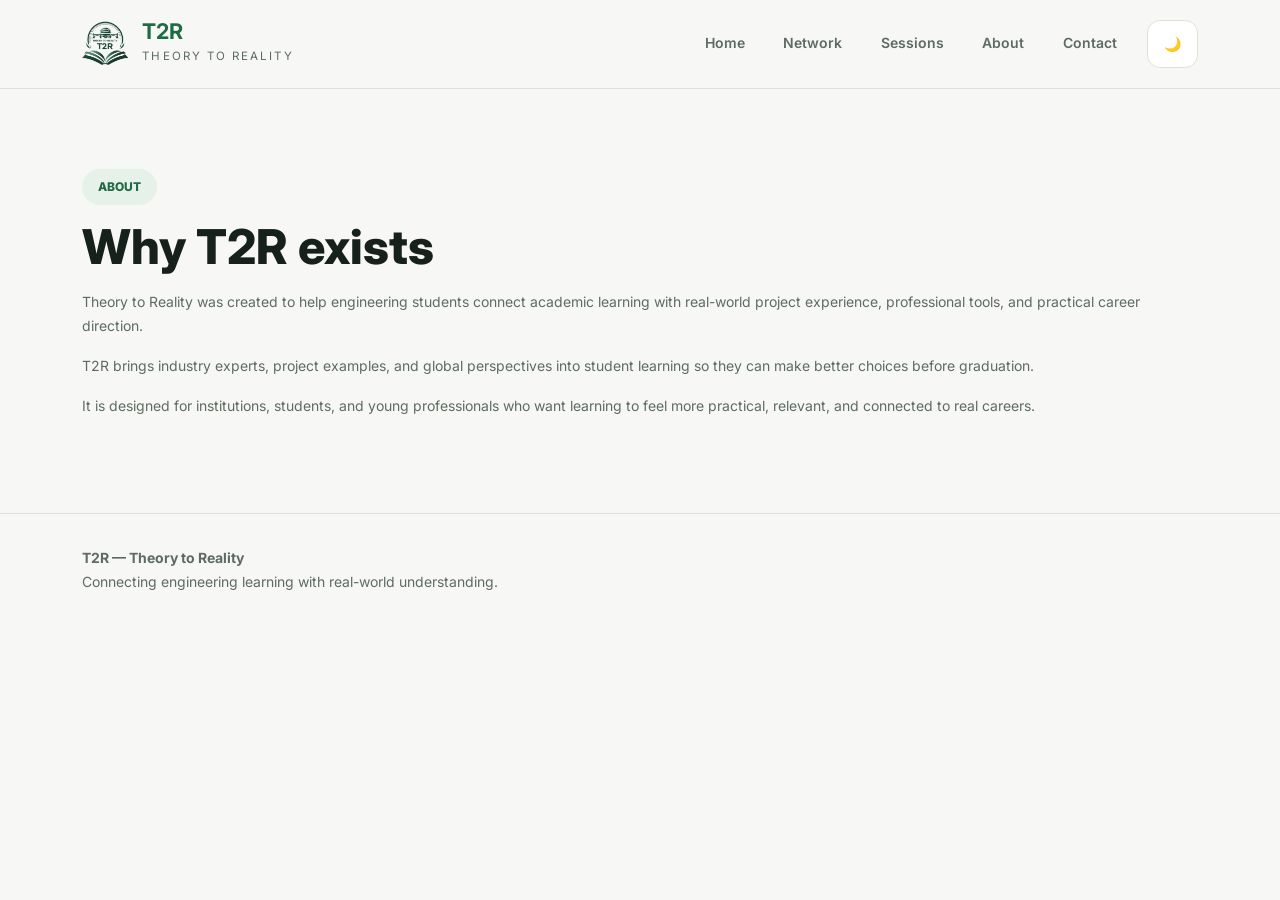
<file: about.html>
<!DOCTYPE html>
<html lang="en">

<head>

  <meta charset="UTF-8" />

  <meta
    name="viewport"
    content="width=device-width, initial-scale=1.0"
  />

  <title>T2R | About</title>

  <!-- Bootstrap -->
  <link
    href="https://cdn.jsdelivr.net/npm/bootstrap@5.3.3/dist/css/bootstrap.min.css"
    rel="stylesheet"
  />

  <!-- Fonts -->
  <link
    href="https://fonts.googleapis.com/css2?family=Inter:wght@400;500;600;700;800&display=swap"
    rel="stylesheet"
  />

  <!-- CSS -->
  <link rel="stylesheet" href="css/style.css" />

</head>

<body>

  <!-- HEADER -->
  <div id="header-placeholder"></div>

  <!-- CONTENT -->
  <main class="page-section">

    <div class="container">

      <div class="section-label">
        About
      </div>

      <h1 class="section-title">
        Why T2R exists
      </h1>

      <p class="section-copy">
        Theory to Reality was created to help engineering
        students connect academic learning with real-world
        project experience, professional tools,
        and practical career direction.
      </p>

      <p class="section-copy">
        T2R brings industry experts, project examples,
        and global perspectives into student learning
        so they can make better choices before graduation.
      </p>

      <p class="section-copy">
        It is designed for institutions, students,
        and young professionals who want learning
        to feel more practical, relevant,
        and connected to real careers.
      </p>

    </div>

  </main>

  <!-- FOOTER -->
  <div id="footer-placeholder"></div>

  <!-- Bootstrap -->
  <script src="https://cdn.jsdelivr.net/npm/bootstrap@5.3.3/dist/js/bootstrap.bundle.min.js"></script>

  <!-- INCLUDE COMPONENTS -->
  <script src="js/include.js"></script>

  <!-- MAIN JS -->
  <script src="js/script.js"></script>

</body>
</html>
</file>
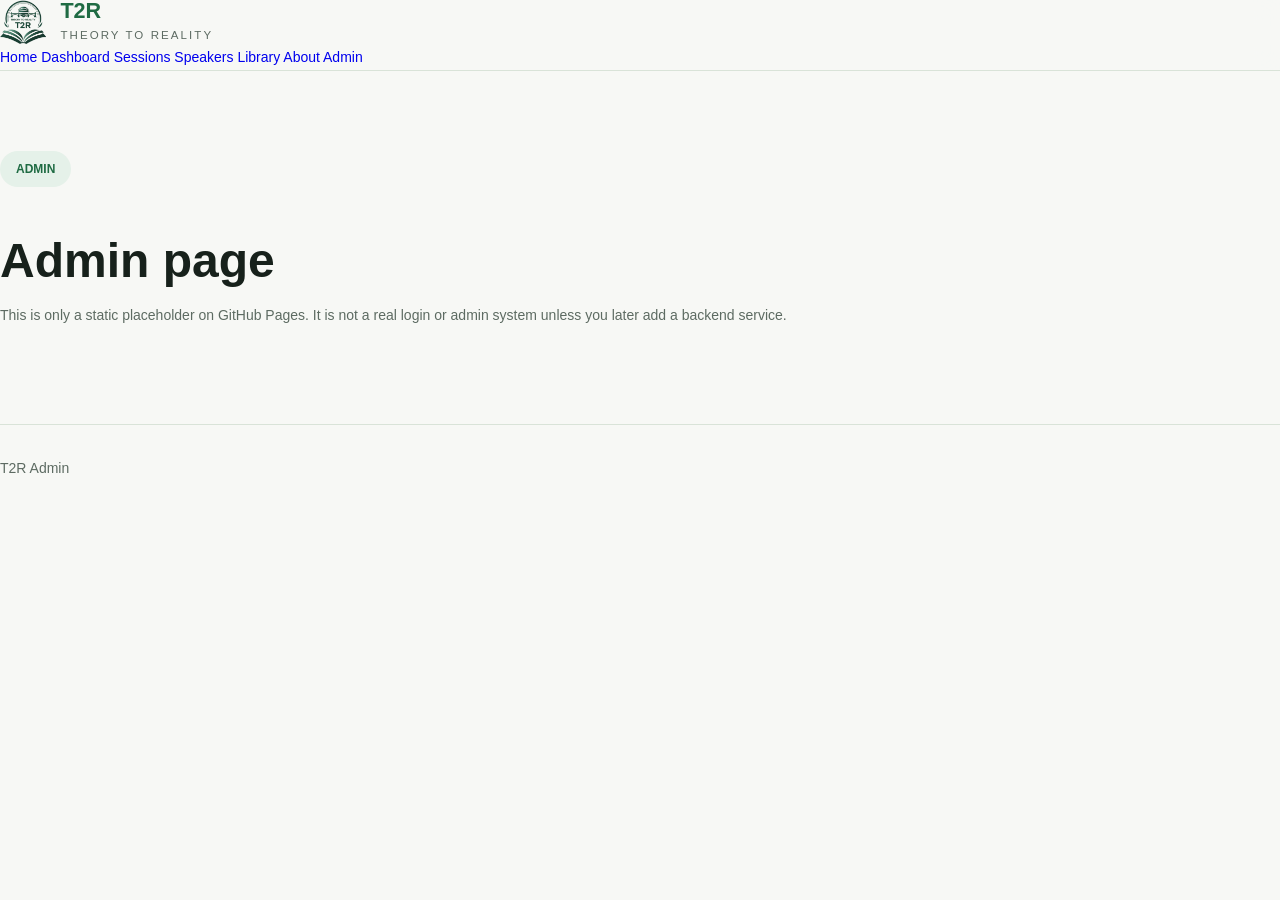
<file: admin.html>
<!DOCTYPE html>
<html lang="en">
<head>
  <meta charset="UTF-8" />
  <meta name="viewport" content="width=device-width, initial-scale=1.0" />
  <title>T2R | Admin</title>
  <link rel="stylesheet" href="css/style.css" />
</head>
<body>
  <header class="site-header">
    <div class="container nav">
      <a href="index.html" class="brand">
        <img src="assets/logo.png" alt="T2R Logo" class="logo" />
        <div class="brand-text">
          <strong>T2R</strong>
          <span>Theory to Reality</span>
        </div>
      </a>

      <nav class="nav-links">
        <a href="index.html">Home</a>
        <a href="dashboard.html">Dashboard</a>
        <a href="sessions.html">Sessions</a>
        <a href="speakers.html">Speakers</a>
        <a href="library.html">Library</a>
        <a href="about.html">About</a>
        <a href="admin.html">Admin</a>
      </nav>
    </div>
  </header>

  <main class="page-section">
    <div class="container">
      <div class="section-label">Admin</div>
      <h1 class="section-title">Admin page</h1>
      <p class="section-copy">
        This is only a static placeholder on GitHub Pages. It is not a real login or admin system unless you later add a backend service.
      </p>
    </div>
  </main>

  <footer class="footer">
    <div class="container">T2R Admin</div>
  </footer>

  <script src="js/script.js"></script>
</body>
</html>
</file>
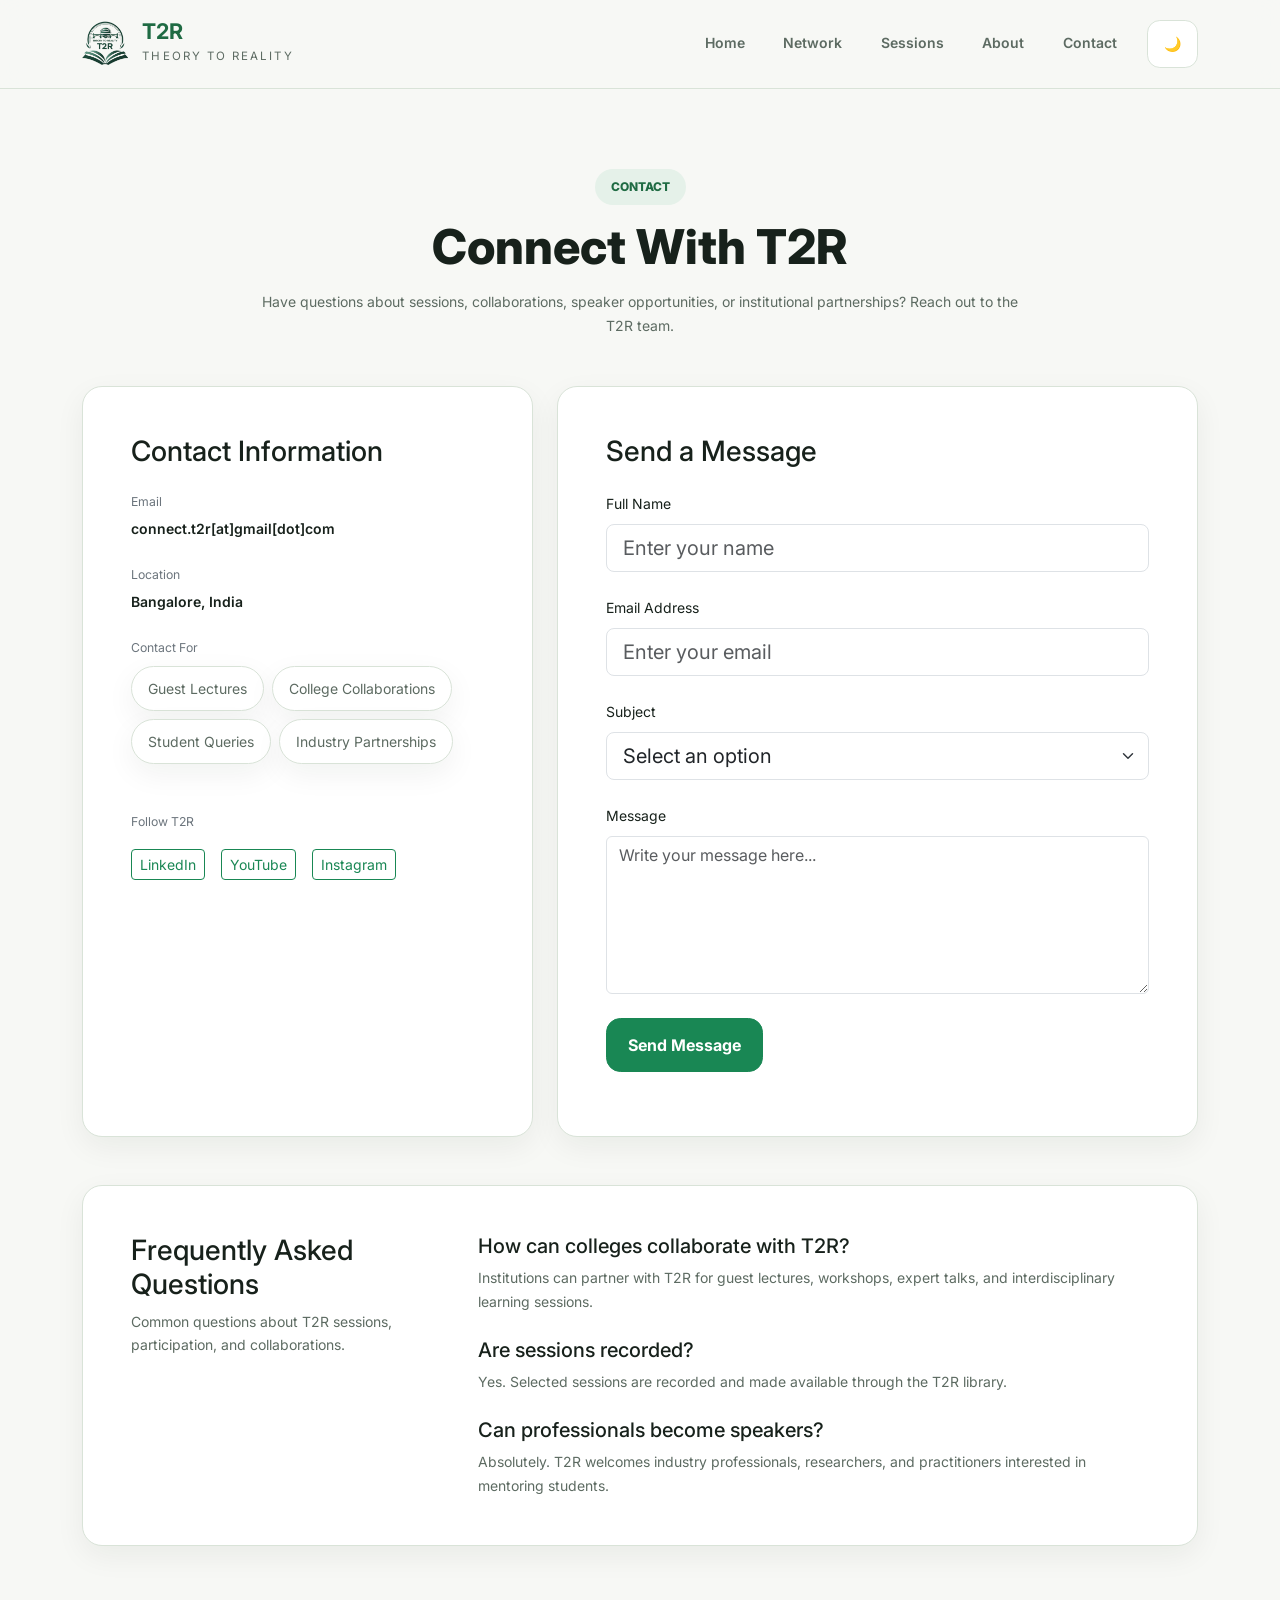
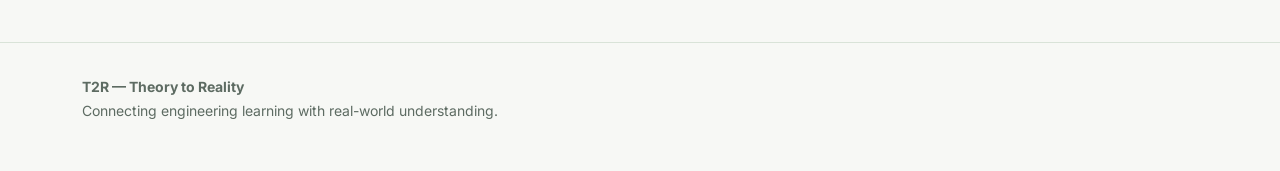
<file: contact.html>
<!DOCTYPE html>
<html lang="en">

<head>

  <meta charset="UTF-8" />

  <meta
    name="viewport"
    content="width=device-width, initial-scale=1.0"
  />

  <title>T2R | Contact</title>

  <!-- Bootstrap -->
  <link
    href="https://cdn.jsdelivr.net/npm/bootstrap@5.3.3/dist/css/bootstrap.min.css"
    rel="stylesheet"
  />

  <!-- Google Fonts -->
  <link rel="preconnect" href="https://fonts.googleapis.com" />

  <link
    rel="preconnect"
    href="https://fonts.gstatic.com"
    crossorigin
  />

  <link
    href="https://fonts.googleapis.com/css2?family=Inter:wght@400;500;600;700;800&display=swap"
    rel="stylesheet"
  />

  <!-- Custom CSS -->
  <link rel="stylesheet" href="css/style.css" />

</head>

<body>

  <!-- HEADER -->
  <div id="header-placeholder"></div>

  <!-- MAIN -->
  <main class="page-section">

    <div class="container">

      <!-- PAGE HEADER -->
      <div class="text-center mb-5">

        <div class="section-label">
          Contact
        </div>

        <h1 class="section-title">
          Connect With T2R
        </h1>

        <p class="section-copy mx-auto" style="max-width: 760px;">

          Have questions about sessions,
          collaborations,
          speaker opportunities,
          or institutional partnerships?

          Reach out to the T2R team.

        </p>

      </div>

      <!-- CONTACT GRID -->
      <div class="row g-4 align-items-stretch">

        <!-- LEFT -->
        <div class="col-lg-5">

          <div class="card-custom h-100 p-4 p-lg-5">

            <h3 class="mb-4">
              Contact Information
            </h3>

            <!-- EMAIL -->
            <div class="mb-4">

              <div class="small text-secondary mb-1">
                Email
              </div>

              <div class="fw-semibold">
                connect.t2r[at]gmail[dot]com
              </div>

            </div>

            <!-- LOCATION -->
            <div class="mb-4">

              <div class="small text-secondary mb-1">
                Location
              </div>

              <div class="fw-semibold">
                Bangalore, India
              </div>

            </div>

            <!-- FOR -->
            <div class="mb-4">

              <div class="small text-secondary mb-2">
                Contact For
              </div>

              <div class="d-flex flex-wrap gap-2">

                <span class="badge-custom">
                  Guest Lectures
                </span>

                <span class="badge-custom">
                  College Collaborations
                </span>

                <span class="badge-custom">
                  Student Queries
                </span>

                <span class="badge-custom">
                  Industry Partnerships
                </span>

              </div>

            </div>

            <!-- SOCIAL -->
            <div class="mt-5">

              <div class="small text-secondary mb-3">
                Follow T2R
              </div>

              <div class="d-flex gap-3">

                <a href="#" class="btn btn-outline-success btn-sm">
                  LinkedIn
                </a>

                <a href="#" class="btn btn-outline-success btn-sm">
                  YouTube
                </a>

                <a href="#" class="btn btn-outline-success btn-sm">
                  Instagram
                </a>

              </div>

            </div>

          </div>

        </div>

        <!-- RIGHT -->
        <div class="col-lg-7">

          <div class="card-custom h-100 p-4 p-lg-5">

            <h3 class="mb-4">
              Send a Message
            </h3>

            <form>

              <!-- NAME -->
              <div class="mb-4">

                <label class="form-label">
                  Full Name
                </label>

                <input
                  type="text"
                  class="form-control form-control-lg"
                  placeholder="Enter your name"
                />

              </div>

              <!-- EMAIL -->
              <div class="mb-4">

                <label class="form-label">
                  Email Address
                </label>

                <input
                  type="email"
                  class="form-control form-control-lg"
                  placeholder="Enter your email"
                />

              </div>

              <!-- SUBJECT -->
              <div class="mb-4">

                <label class="form-label">
                  Subject
                </label>

                <select class="form-select form-select-lg">

                  <option selected>
                    Select an option
                  </option>

                  <option>
                    Guest Lecture
                  </option>

                  <option>
                    Collaboration
                  </option>

                  <option>
                    Student Support
                  </option>

                  <option>
                    Partnership
                  </option>

                </select>

              </div>

              <!-- MESSAGE -->
              <div class="mb-4">

                <label class="form-label">
                  Message
                </label>

                <textarea
                  class="form-control"
                  rows="6"
                  placeholder="Write your message here..."
                ></textarea>

              </div>

              <!-- BUTTON -->
              <button
                type="submit"
                class="btn btn-success btn-custom"
              >

                Send Message

              </button>

            </form>

          </div>

        </div>

      </div>

      <!-- FAQ -->
      <div class="mt-5">

        <div class="card-custom p-4 p-lg-5">

          <div class="row g-4">

            <div class="col-lg-4">

              <h3>
                Frequently Asked Questions
              </h3>

              <p class="section-copy mb-0">

                Common questions about
                T2R sessions,
                participation,
                and collaborations.

              </p>

            </div>

            <div class="col-lg-8">

              <!-- FAQ ITEM -->
              <div class="mb-4">

                <h5>
                  How can colleges collaborate with T2R?
                </h5>

                <p class="section-copy mb-0">

                  Institutions can partner with T2R
                  for guest lectures,
                  workshops,
                  expert talks,
                  and interdisciplinary learning sessions.

                </p>

              </div>

              <!-- FAQ ITEM -->
              <div class="mb-4">

                <h5>
                  Are sessions recorded?
                </h5>

                <p class="section-copy mb-0">

                  Yes.
                  Selected sessions are recorded
                  and made available through the T2R library.

                </p>

              </div>

              <!-- FAQ ITEM -->
              <div>

                <h5>
                  Can professionals become speakers?
                </h5>

                <p class="section-copy mb-0">

                  Absolutely.
                  T2R welcomes industry professionals,
                  researchers,
                  and practitioners interested
                  in mentoring students.

                </p>

              </div>

            </div>

          </div>

        </div>

      </div>

    </div>

  </main>

  <!-- FOOTER -->
  <div id="footer-placeholder"></div>

  <!-- Bootstrap -->
  <script src="https://cdn.jsdelivr.net/npm/bootstrap@5.3.3/dist/js/bootstrap.bundle.min.js"></script>

  <!-- Include Components -->
  <script src="js/include.js"></script>

  <!-- Main JS -->
  <script src="js/script.js"></script>

</body>

</html>
</file>
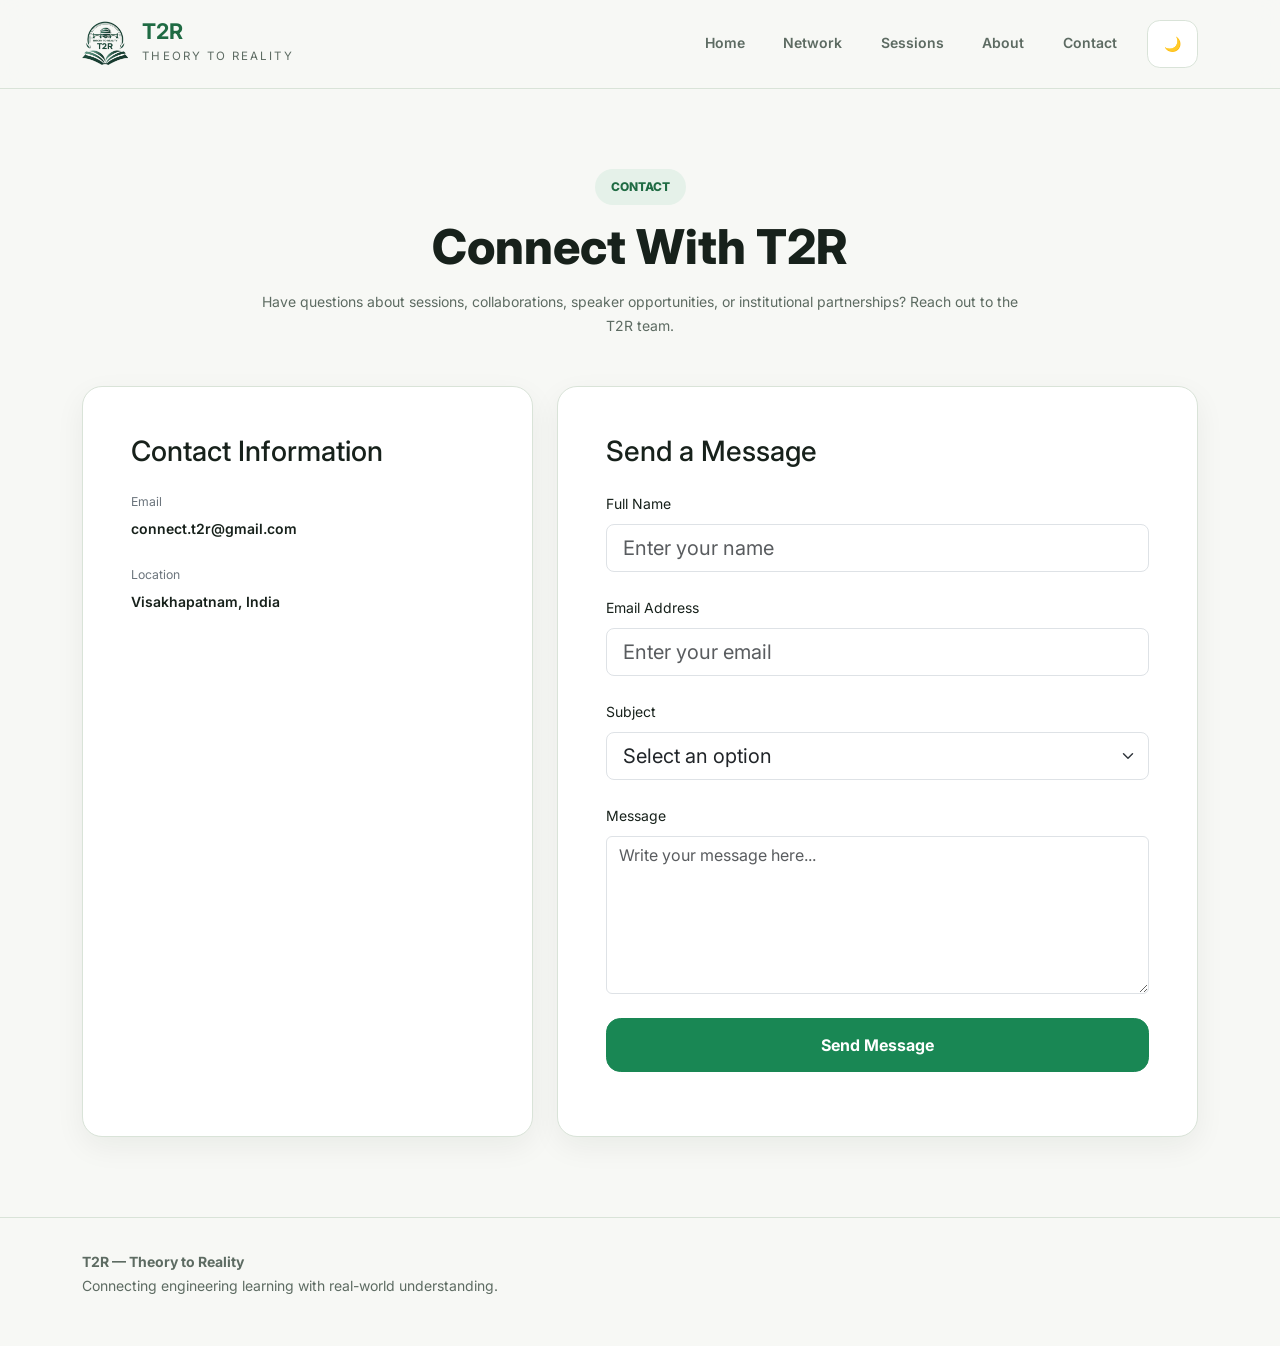
<file: contact_google.html>
<!DOCTYPE html>
<html lang="en">
<head>
  <meta charset="UTF-8" />
  <meta name="viewport" content="width=device-width, initial-scale=1.0" />
  <title>T2R | Contact</title>

  <!-- Bootstrap -->
  <link href="https://cdn.jsdelivr.net/npm/bootstrap@5.3.3/dist/css/bootstrap.min.css" rel="stylesheet" />
  <!-- Google Fonts -->
  <link rel="preconnect" href="https://fonts.googleapis.com" />
  <link rel="preconnect" href="https://fonts.gstatic.com" crossorigin />
  <link href="https://fonts.googleapis.com/css2?family=Inter:wght@400;500;600;700;800&display=swap" rel="stylesheet" />
  <!-- Custom CSS -->
  <link rel="stylesheet" href="css/style.css" />

  <script type="text/javascript">
    var submitted = false;
    function handleFormSubmit() {
      if(submitted) {
        // Show a success message or redirect
        alert("Thank you! Your message has been sent to T2R.");
        window.location.reload(); 
      }
    }
  </script>
</head>

<body>
  <div id="header-placeholder"></div>

  <main class="page-section">
    <div class="container">
      <div class="text-center mb-5">
        <div class="section-label">Contact</div>
        <h1 class="section-title">Connect With T2R</h1>
        <p class="section-copy mx-auto" style="max-width: 760px;">
          Have questions about sessions, collaborations, speaker opportunities, or institutional partnerships? Reach out to the T2R team.
        </p>
      </div>

      <div class="row g-4 align-items-stretch">
        <!-- LEFT: Contact Info -->
        <div class="col-lg-5">
          <div class="card-custom h-100 p-4 p-lg-5">
            <h3 class="mb-4">Contact Information</h3>
            <div class="mb-4">
              <div class="small text-secondary mb-1">Email</div>
              <div class="fw-semibold">connect.t2r@gmail.com</div>
            </div>
            <div class="mb-4">
              <div class="small text-secondary mb-1">Location</div>
              <div class="fw-semibold">Visakhapatnam, India</div>
            </div>
             <!-- <div class="mt-5">
              <div class="small text-secondary mb-3">Follow T2R</div>
              <div class="d-flex gap-3">
                <a href="#" class="btn btn-outline-success btn-sm">LinkedIn</a>
                <a href="#" class="btn btn-outline-success btn-sm">YouTube</a>
                <a href="#" class="btn btn-outline-success btn-sm">Instagram</a>
              </div>
            </div>  -->
          </div>
        </div>

        <!-- RIGHT: The Google Form -->
        <div class="col-lg-7">
            <div class="card-custom h-100 p-4 p-lg-5">
            <h3 class="mb-4">Send a Message</h3>

            <!-- Hidden iframe to keep the user on your page -->
            <script type="text/javascript">var submitted=false;</script>
            <iframe name="hidden_iframe" id="hidden_iframe" style="display:none;" 
                onload="if(submitted) { alert('Thank you! Your message has been sent.'); window.location.reload(); }"></iframe>

            <!-- FORM START -->
            <form 
                action="https://docs.google.com/forms/d/e/1FAIpQLSe0uPNh-y_F_3I91q8KU6P1e4GW8CO0I46zkruxwV0CIBpamw/formResponse" 
                method="POST" 
                target="hidden_iframe" 
                onsubmit="submitted=true;"
            >

                <!-- NAME -->
                <div class="mb-4">
                <label class="form-label">Full Name</label>
                <input
                    type="text"
                    name="entry.2005620554"
                    class="form-control form-control-lg"
                    placeholder="Enter your name"
                    required
                />
                </div>

                <!-- EMAIL -->
                <div class="mb-4">
                <label class="form-label">Email Address</label>
                <input
                    type="email"
                    name="entry.1045781291"
                    class="form-control form-control-lg"
                    placeholder="Enter your email"
                    required
                />
                </div>

                <!-- SUBJECT -->
                <div class="mb-4">
                <label class="form-label">Subject</label>
                <select name="entry.2037136655" class="form-select form-select-lg" required>
                    <option value="" disabled selected>Select an option</option>
                    <option value="Guest Lecture">Guest Lecture</option>
                    <option value="Collaboration">Collaboration</option>
                    <option value="Student Support">Student Support</option>
                    <option value="Partnership">Partnership</option>
                    <option value="Other">Other</option>
                </select>
                </div>

                <!-- MESSAGE -->
                <div class="mb-4">
                <label class="form-label">Message</label>
                <textarea
                    name="entry.839337160"
                    class="form-control"
                    rows="6"
                    placeholder="Write your message here..."
                    required
                ></textarea>
                </div>

                <!-- BUTTON -->
                <button type="submit" class="btn btn-success btn-custom w-100">
                Send Message
                </button>

            </form>
            </div>
      </div>
    </div>
  </main>

  <div id="footer-placeholder"></div>

  <script src="https://cdn.jsdelivr.net/npm/bootstrap@5.3.3/dist/js/bootstrap.bundle.min.js"></script>
  <script src="js/include.js"></script>
  <script src="js/script.js"></script>
</body>
</html>
</file>
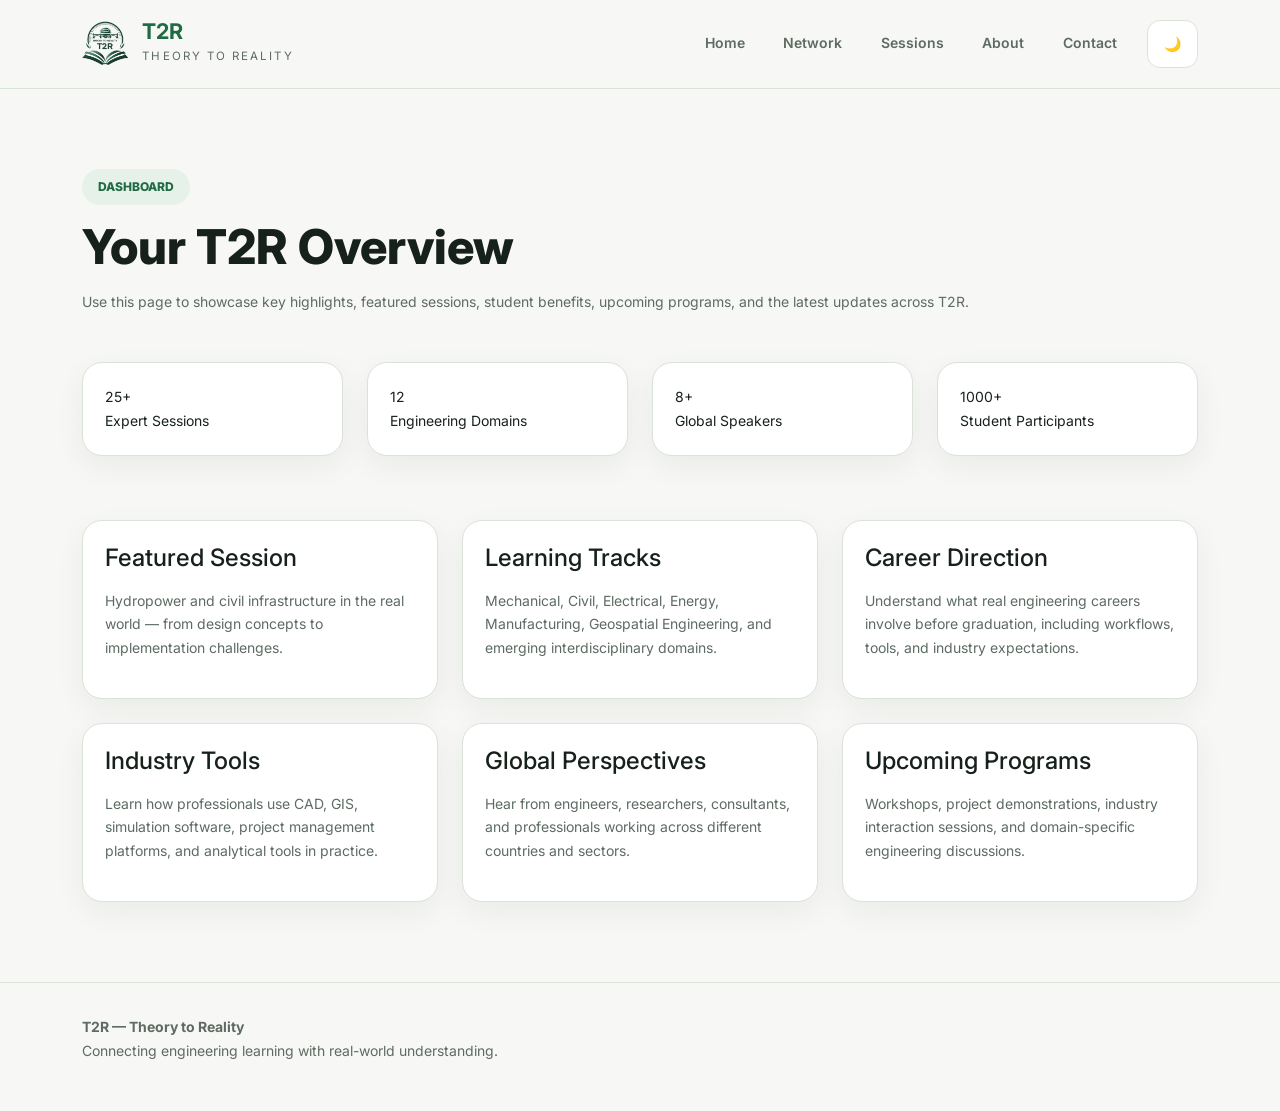
<file: dashboard.html>
<!DOCTYPE html>
<html lang="en">

<head>

  <meta charset="UTF-8" />

  <meta
    name="viewport"
    content="width=device-width, initial-scale=1.0"
  />

  <title>T2R | Dashboard</title>

  <!-- Bootstrap -->
  <link
    href="https://cdn.jsdelivr.net/npm/bootstrap@5.3.3/dist/css/bootstrap.min.css"
    rel="stylesheet"
  />

  <!-- Google Fonts -->
  <link rel="preconnect" href="https://fonts.googleapis.com" />

  <link
    rel="preconnect"
    href="https://fonts.gstatic.com"
    crossorigin
  />

  <link
    href="https://fonts.googleapis.com/css2?family=Inter:wght@400;500;600;700;800&display=swap"
    rel="stylesheet"
  />

  <!-- Custom CSS -->
  <link rel="stylesheet" href="css/style.css" />

</head>

<body>

  <!-- HEADER COMPONENT -->
  <div id="header-placeholder"></div>

  <!-- MAIN -->
  <main class="page-section">

    <div class="container">

      <!-- PAGE HEADER -->
      <div class="mb-5">

        <div class="section-label">
          Dashboard
        </div>

        <h1 class="section-title">
          Your T2R Overview
        </h1>

        <p class="section-copy">

          Use this page to showcase
          key highlights, featured sessions,
          student benefits, upcoming programs,
          and the latest updates across T2R.

        </p>

      </div>

      <!-- STATS -->
      <div class="row g-4 mb-5">

        <div class="col-md-6 col-xl-3">

          <div class="card-custom dashboard-stat">

            <div class="dashboard-number">
              25+
            </div>

            <div class="dashboard-label">
              Expert Sessions
            </div>

          </div>

        </div>

        <div class="col-md-6 col-xl-3">

          <div class="card-custom dashboard-stat">

            <div class="dashboard-number">
              12
            </div>

            <div class="dashboard-label">
              Engineering Domains
            </div>

          </div>

        </div>

        <div class="col-md-6 col-xl-3">

          <div class="card-custom dashboard-stat">

            <div class="dashboard-number">
              8+
            </div>

            <div class="dashboard-label">
              Global Speakers
            </div>

          </div>

        </div>

        <div class="col-md-6 col-xl-3">

          <div class="card-custom dashboard-stat">

            <div class="dashboard-number">
              1000+
            </div>

            <div class="dashboard-label">
              Student Participants
            </div>

          </div>

        </div>

      </div>

      <!-- FEATURE CARDS -->
      <div class="row g-4">

        <!-- CARD -->
        <div class="col-md-6 col-lg-4">

          <div class="card-custom h-100">

            <h4 class="mb-3">
              Featured Session
            </h4>

            <p class="section-copy mb-0">

              Hydropower and civil infrastructure
              in the real world — from design
              concepts to implementation challenges.

            </p>

          </div>

        </div>

        <!-- CARD -->
        <div class="col-md-6 col-lg-4">

          <div class="card-custom h-100">

            <h4 class="mb-3">
              Learning Tracks
            </h4>

            <p class="section-copy mb-0">

              Mechanical, Civil, Electrical,
              Energy, Manufacturing,
              Geospatial Engineering,
              and emerging interdisciplinary domains.

            </p>

          </div>

        </div>

        <!-- CARD -->
        <div class="col-md-6 col-lg-4">

          <div class="card-custom h-100">

            <h4 class="mb-3">
              Career Direction
            </h4>

            <p class="section-copy mb-0">

              Understand what real engineering
              careers involve before graduation,
              including workflows, tools,
              and industry expectations.

            </p>

          </div>

        </div>

        <!-- CARD -->
        <div class="col-md-6 col-lg-4">

          <div class="card-custom h-100">

            <h4 class="mb-3">
              Industry Tools
            </h4>

            <p class="section-copy mb-0">

              Learn how professionals use
              CAD, GIS, simulation software,
              project management platforms,
              and analytical tools in practice.

            </p>

          </div>

        </div>

        <!-- CARD -->
        <div class="col-md-6 col-lg-4">

          <div class="card-custom h-100">

            <h4 class="mb-3">
              Global Perspectives
            </h4>

            <p class="section-copy mb-0">

              Hear from engineers,
              researchers, consultants,
              and professionals working
              across different countries and sectors.

            </p>

          </div>

        </div>

        <!-- CARD -->
        <div class="col-md-6 col-lg-4">

          <div class="card-custom h-100">

            <h4 class="mb-3">
              Upcoming Programs
            </h4>

            <p class="section-copy mb-0">

              Workshops, project demonstrations,
              industry interaction sessions,
              and domain-specific engineering discussions.

            </p>

          </div>

        </div>

      </div>

    </div>

  </main>

  <!-- FOOTER COMPONENT -->
  <div id="footer-placeholder"></div>

  <!-- Bootstrap -->
  <script src="https://cdn.jsdelivr.net/npm/bootstrap@5.3.3/dist/js/bootstrap.bundle.min.js"></script>

  <!-- Include Components -->
  <script src="js/include.js"></script>

  <!-- Main JS -->
  <script src="js/script.js"></script>

</body>
</html>
</file>
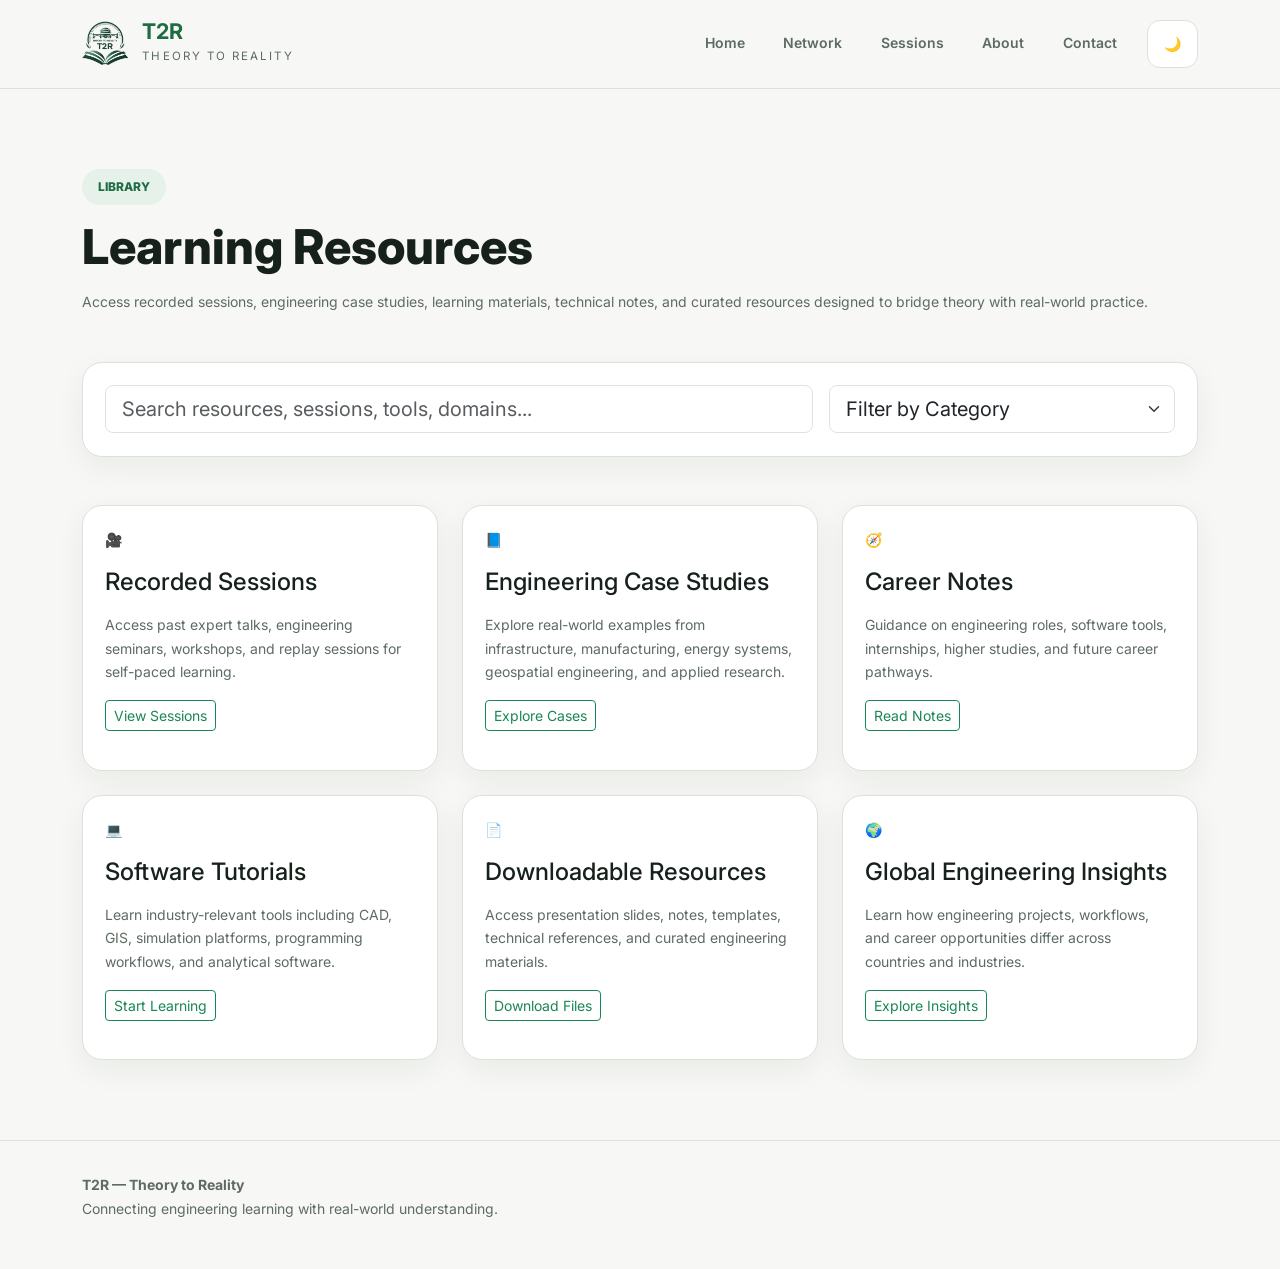
<file: library.html>
<!DOCTYPE html>
<html lang="en">

<head>

  <meta charset="UTF-8" />

  <meta
    name="viewport"
    content="width=device-width, initial-scale=1.0"
  />

  <title>T2R | Library</title>

  <!-- Bootstrap -->
  <link
    href="https://cdn.jsdelivr.net/npm/bootstrap@5.3.3/dist/css/bootstrap.min.css"
    rel="stylesheet"
  />

  <!-- Google Fonts -->
  <link rel="preconnect" href="https://fonts.googleapis.com" />

  <link
    rel="preconnect"
    href="https://fonts.gstatic.com"
    crossorigin
  />

  <link
    href="https://fonts.googleapis.com/css2?family=Inter:wght@400;500;600;700;800&display=swap"
    rel="stylesheet"
  />

  <!-- Custom CSS -->
  <link rel="stylesheet" href="css/style.css" />

</head>

<body>

  <!-- HEADER COMPONENT -->
  <div id="header-placeholder"></div>

  <!-- MAIN -->
  <main class="page-section">

    <div class="container">

      <!-- PAGE HEADER -->
      <div class="mb-5">

        <div class="section-label">
          Library
        </div>

        <h1 class="section-title">
          Learning Resources
        </h1>

        <p class="section-copy">

          Access recorded sessions,
          engineering case studies,
          learning materials,
          technical notes,
          and curated resources
          designed to bridge
          theory with real-world practice.

        </p>

      </div>

      <!-- SEARCH / FILTER -->
      <div class="card-custom mb-5">

        <div class="row g-3 align-items-center">

          <div class="col-lg-8">

            <input
              type="text"
              class="form-control form-control-lg"
              placeholder="Search resources, sessions, tools, domains..."
            />

          </div>

          <div class="col-lg-4">

            <select class="form-select form-select-lg">

              <option selected>
                Filter by Category
              </option>

              <option>
                Recorded Sessions
              </option>

              <option>
                Case Studies
              </option>

              <option>
                Career Guidance
              </option>

              <option>
                Technical Notes
              </option>

              <option>
                Software Tutorials
              </option>

            </select>

          </div>

        </div>

      </div>

      <!-- RESOURCE CARDS -->
      <div class="row g-4">

        <!-- CARD -->
        <div class="col-md-6 col-lg-4">

          <div class="card-custom h-100">

            <div class="library-icon mb-3">
              🎥
            </div>

            <h4 class="mb-3">
              Recorded Sessions
            </h4>

            <p class="section-copy">

              Access past expert talks,
              engineering seminars,
              workshops,
              and replay sessions
              for self-paced learning.

            </p>

            <a href="#" class="btn btn-outline-success btn-sm">
              View Sessions
            </a>

          </div>

        </div>

        <!-- CARD -->
        <div class="col-md-6 col-lg-4">

          <div class="card-custom h-100">

            <div class="library-icon mb-3">
              📘
            </div>

            <h4 class="mb-3">
              Engineering Case Studies
            </h4>

            <p class="section-copy">

              Explore real-world examples
              from infrastructure,
              manufacturing,
              energy systems,
              geospatial engineering,
              and applied research.

            </p>

            <a href="#" class="btn btn-outline-success btn-sm">
              Explore Cases
            </a>

          </div>

        </div>

        <!-- CARD -->
        <div class="col-md-6 col-lg-4">

          <div class="card-custom h-100">

            <div class="library-icon mb-3">
              🧭
            </div>

            <h4 class="mb-3">
              Career Notes
            </h4>

            <p class="section-copy">

              Guidance on engineering roles,
              software tools,
              internships,
              higher studies,
              and future career pathways.

            </p>

            <a href="#" class="btn btn-outline-success btn-sm">
              Read Notes
            </a>

          </div>

        </div>

        <!-- CARD -->
        <div class="col-md-6 col-lg-4">

          <div class="card-custom h-100">

            <div class="library-icon mb-3">
              💻
            </div>

            <h4 class="mb-3">
              Software Tutorials
            </h4>

            <p class="section-copy">

              Learn industry-relevant tools
              including CAD,
              GIS,
              simulation platforms,
              programming workflows,
              and analytical software.

            </p>

            <a href="#" class="btn btn-outline-success btn-sm">
              Start Learning
            </a>

          </div>

        </div>

        <!-- CARD -->
        <div class="col-md-6 col-lg-4">

          <div class="card-custom h-100">

            <div class="library-icon mb-3">
              📄
            </div>

            <h4 class="mb-3">
              Downloadable Resources
            </h4>

            <p class="section-copy">

              Access presentation slides,
              notes,
              templates,
              technical references,
              and curated engineering materials.

            </p>

            <a href="#" class="btn btn-outline-success btn-sm">
              Download Files
            </a>

          </div>

        </div>

        <!-- CARD -->
        <div class="col-md-6 col-lg-4">

          <div class="card-custom h-100">

            <div class="library-icon mb-3">
              🌍
            </div>

            <h4 class="mb-3">
              Global Engineering Insights
            </h4>

            <p class="section-copy">

              Learn how engineering projects,
              workflows,
              and career opportunities
              differ across countries
              and industries.

            </p>

            <a href="#" class="btn btn-outline-success btn-sm">
              Explore Insights
            </a>

          </div>

        </div>

      </div>

    </div>

  </main>

  <!-- FOOTER COMPONENT -->
  <div id="footer-placeholder"></div>

  <!-- Bootstrap -->
  <script src="https://cdn.jsdelivr.net/npm/bootstrap@5.3.3/dist/js/bootstrap.bundle.min.js"></script>

  <!-- Include Components -->
  <script src="js/include.js"></script>

  <!-- Main JS -->
  <script src="js/script.js"></script>

</body>
</html>
</file>
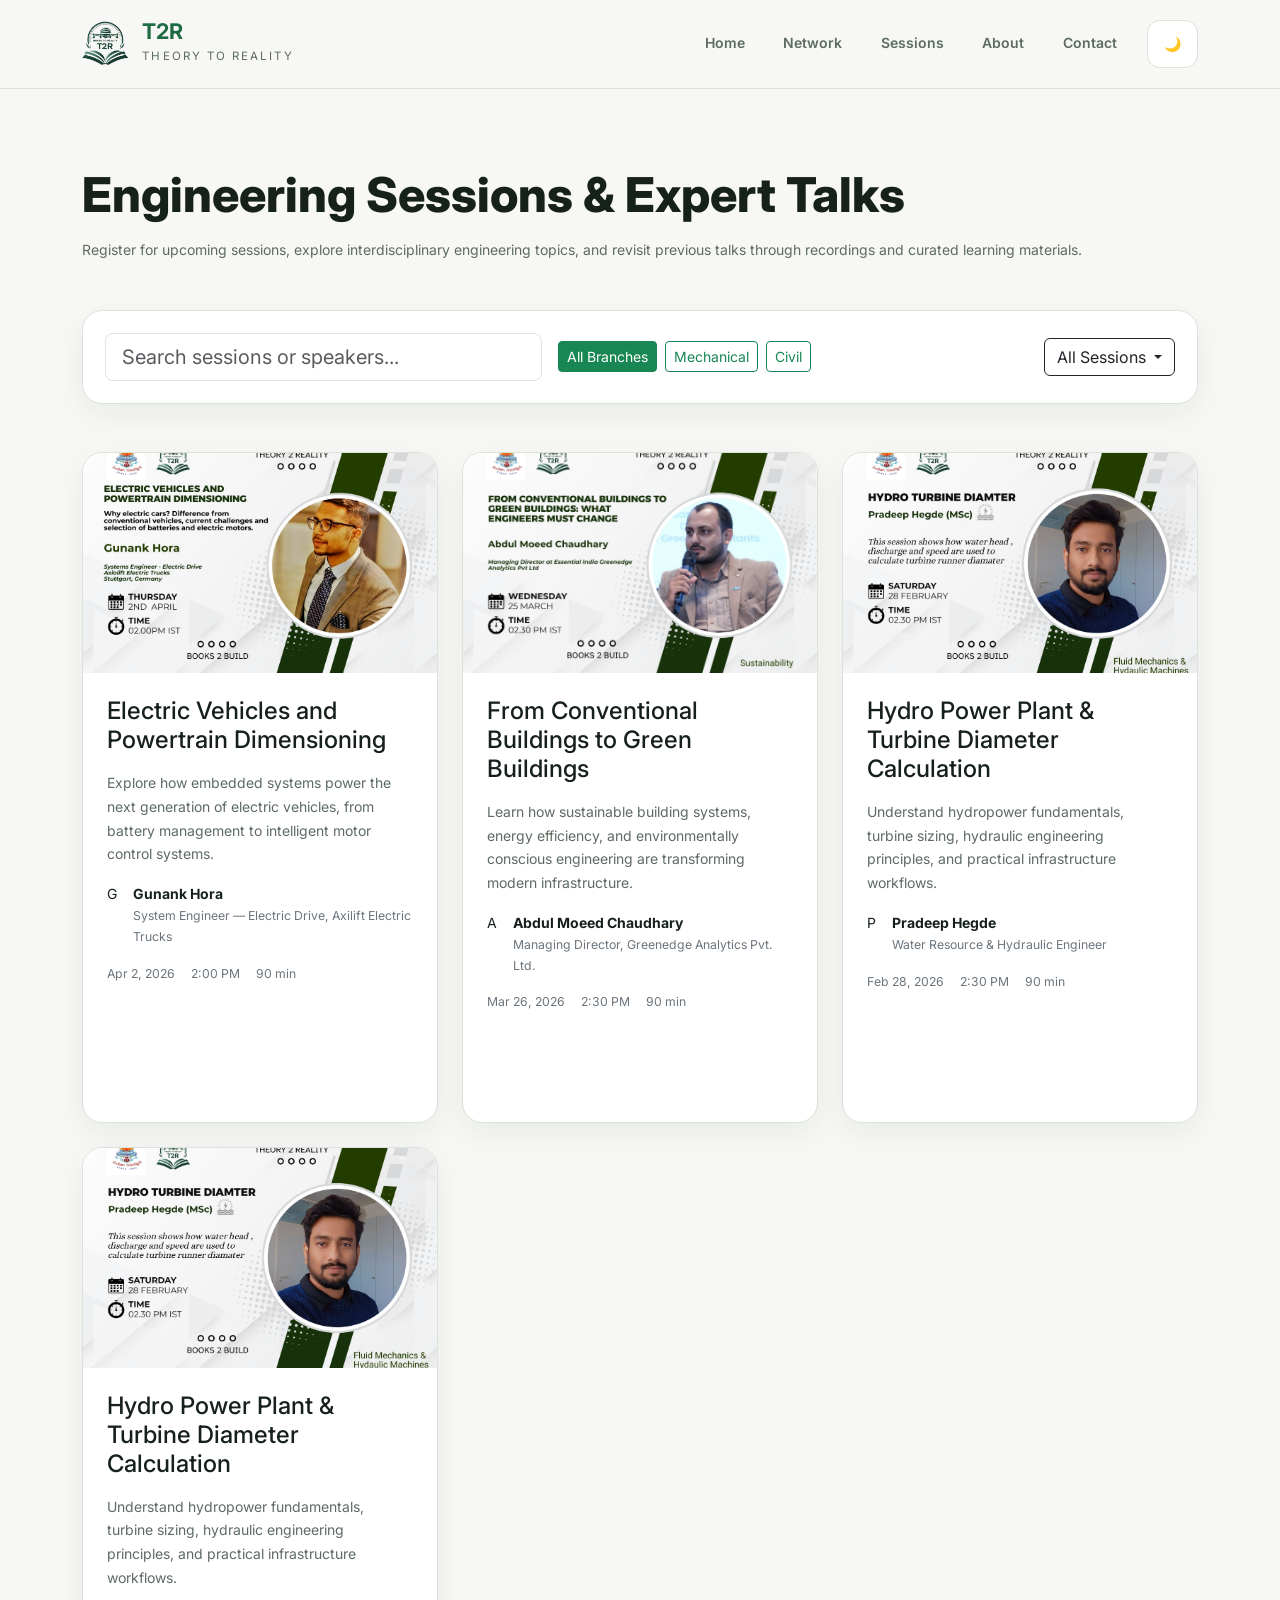
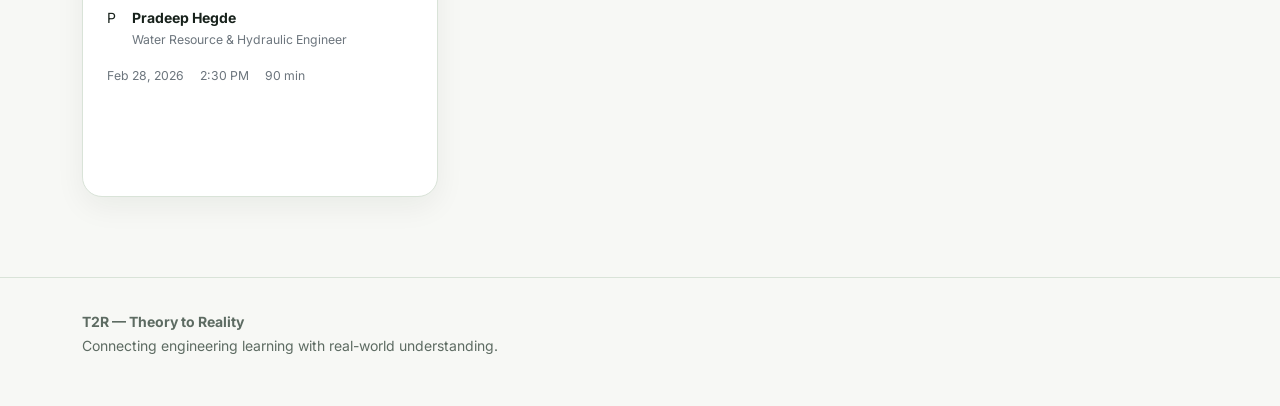
<file: sessions.html>
<!DOCTYPE html>
<html lang="en">

<head>

  <meta charset="UTF-8" />

  <meta
    name="viewport"
    content="width=device-width, initial-scale=1.0"
  />

  <title>T2R | Sessions</title>

  <!-- Bootstrap -->
  <link
    href="https://cdn.jsdelivr.net/npm/bootstrap@5.3.3/dist/css/bootstrap.min.css"
    rel="stylesheet"
  />

  <!-- Google Fonts -->
  <link rel="preconnect" href="https://fonts.googleapis.com" />

  <link
    rel="preconnect"
    href="https://fonts.gstatic.com"
    crossorigin
  />

  <link
    href="https://fonts.googleapis.com/css2?family=Inter:wght@400;500;600;700;800&display=swap"
    rel="stylesheet"
  />

  <!-- Custom CSS -->
  <link rel="stylesheet" href="css/style.css" />

</head>

<body>

  <!-- HEADER COMPONENT -->
  <div id="header-placeholder"></div>

  <!-- MAIN -->
  <main class="page-section">


    <div class="container">

      <!-- HEADER -->
      <div class="mb-5">

        <!-- <div class="section-label">
          Sessions
        </div> -->

        <h1 class="section-title">
          Engineering Sessions & Expert Talks
        </h1>

        <p class="section-copy">

          Register for upcoming sessions,
          explore interdisciplinary engineering topics,
          and revisit previous talks through recordings
          and curated learning materials.

        </p>

      </div>

      <!-- TOOLBAR -->
      <div class="card-custom mb-5">

        <div class="row g-3 align-items-center">

          <!-- SEARCH -->
          <div class="col-lg-5">

            <input
              type="text"
              class="form-control form-control-lg"
              placeholder="Search sessions or speakers..."
            />

          </div>

          <!-- FILTER -->
          <div class="col-lg-5">

            <div class="d-flex flex-wrap gap-2">

              <button class="btn btn-success btn-sm">
                All Branches
              </button>

              <button class="btn btn-outline-success btn-sm">
                Mechanical
              </button>

              <button class="btn btn-outline-success btn-sm">
                Civil
              </button>

              <!-- <button class="btn btn-outline-success btn-sm">
                Electrical
              </button>

              <button class="btn btn-outline-success btn-sm">
                Computer Science
              </button>

              <button class="btn btn-outline-success btn-sm">
                Electronics
              </button> -->

            </div>

          </div>

          <!-- TABS -->
          <div class="col-lg-2 text-lg-end">

            <div class="dropdown">

              <button
                class="btn btn-outline-dark dropdown-toggle"
                data-bs-toggle="dropdown"
              >
                All Sessions
              </button>

              <ul class="dropdown-menu">

                <li>
                  <a class="dropdown-item" href="#">
                    Upcoming
                  </a>
                </li>

                <li>
                  <a class="dropdown-item" href="#">
                    Completed
                  </a>
                </li>

              </ul>

            </div>

          </div> 

        </div>

      </div>

      <!-- SESSION GRID -->
      <div class="row g-4">

        <!-- CARD -->
        <div class="col-md-6 col-xl-4">

          <div class="card-custom session-card h-100 p-0 overflow-hidden">

            <!-- IMAGE -->
            <div class="position-relative">

              <img
                src="assets/session-4.jpg"
                alt="Electric Vehicles"
                class="img-fluid w-100"
                style="height: 220px; object-fit: cover;"
              />

              <div
                class="position-absolute top-0 start-0 w-100 p-3 d-flex justify-content-between"
              >

                <!-- <span class="badge text-bg-light">
                  Completed
                </span> -->

                <!-- <span class="badge text-bg-success">
                  Guest Lecture
                </span> -->

              </div>

            </div>

            <!-- CONTENT -->
            <div class="p-4 d-flex flex-column h-100">

              <h4 class="mb-3">

                Electric Vehicles and
                Powertrain Dimensioning

              </h4>

              <p class="section-copy">

                Explore how embedded systems
                power the next generation
                of electric vehicles,
                from battery management
                to intelligent motor control systems.

              </p>

              <!-- SPEAKER -->
              <div class="d-flex gap-3 align-items-start mb-3">

                <div class="speaker-avatar">
                  G
                </div>

                <div>

                  <strong>
                    Gunank Hora
                  </strong>

                  <div class="small text-secondary">

                    System Engineer —
                    Electric Drive,
                    Axilift Electric Trucks

                  </div>

                </div>

              </div>

              <!-- META -->
              <div
                class="d-flex flex-wrap gap-3 small text-secondary mb-4"
              >

                <span>Apr 2, 2026</span>

                <span>2:00 PM</span>

                <span>90 min</span>

              </div>

              <!-- FOOTER -->
              <div
                class="mt-auto d-flex justify-content-between align-items-center"
              >

                <span class="badge-custom">
                  Mechanical
                </span>

                <!-- <span class="text-success fw-bold small">
                  Completed
                </span> -->

              </div>

            </div>

          </div>

        </div>

        <!-- CARD -->
        <div class="col-md-6 col-xl-4">

          <div class="card-custom session-card h-100 p-0 overflow-hidden">

            <div class="position-relative">

              <img
                src="assets/session-3.jpg"
                alt="Green Buildings"
                class="img-fluid w-100"
                style="height: 220px; object-fit: cover;"
              />

              <div
                class="position-absolute top-0 start-0 w-100 p-3 d-flex justify-content-between"
              >

                <!-- <span class="badge text-bg-light">
                  Completed
                </span> -->

                <!-- <span class="badge text-bg-success">
                  Comleted
                </span> -->

              </div>

            </div>

            <div class="p-4 d-flex flex-column h-100">

              <h4 class="mb-3">

                From Conventional Buildings
                to Green Buildings

              </h4>

              <p class="section-copy">

                Learn how sustainable building systems,
                energy efficiency,
                and environmentally conscious engineering
                are transforming modern infrastructure.

              </p>

              <div class="d-flex gap-3 align-items-start mb-3">

                <div class="speaker-avatar">
                  A
                </div>

                <div>

                  <strong>
                    Abdul Moeed Chaudhary
                  </strong>

                  <div class="small text-secondary">

                    Managing Director,
                    Greenedge Analytics Pvt. Ltd.

                  </div>

                </div>

              </div>

              <div
                class="d-flex flex-wrap gap-3 small text-secondary mb-4"
              >

                <span>Mar 26, 2026</span>

                <span>2:30 PM</span>

                <span>90 min</span>

              </div>

              <div
                class="mt-auto d-flex justify-content-between align-items-center"
              >

                <span class="badge-custom">
                  Civil
                </span>

                <!-- <span class="text-success fw-bold small">
                  Completed
                </span> -->

              </div>

            </div>

          </div>

        </div>

        <!-- CARD -->
        <div class="col-md-6 col-xl-4">

          <div class="card-custom session-card h-100 p-0 overflow-hidden">

            <div class="position-relative">

              <img
                src="assets/session-2.jpg"
                alt="Hydropower"
                class="img-fluid w-100"
                style="height: 220px; object-fit: cover;"
              />

              <div
                class="position-absolute top-0 start-0 w-100 p-3 d-flex justify-content-between"
              >

                <!-- <span class="badge text-bg-light">
                  Recording Available
                </span> -->

                <!-- <span class="badge text-bg-primary">
                  Featured
                </span> -->

              </div>

            </div>

            <div class="p-4 d-flex flex-column h-100">

              <h4 class="mb-3">

                Hydro Power Plant &
                Turbine Diameter Calculation

              </h4>

              <p class="section-copy">

                Understand hydropower fundamentals,
                turbine sizing,
                hydraulic engineering principles,
                and practical infrastructure workflows.

              </p>

              <div class="d-flex gap-3 align-items-start mb-3">

                <div class="speaker-avatar">
                  P
                </div>

                <div>

                  <strong>
                    Pradeep Hegde
                  </strong>

                  <div class="small text-secondary">

                    Water Resource &
                    Hydraulic Engineer

                  </div>

                </div>

              </div>

              <div
                class="d-flex flex-wrap gap-3 small text-secondary mb-4"
              >

                <span>Feb 28, 2026</span>

                <span>2:30 PM</span>

                <span>90 min</span>

              </div>

              <div
                class="mt-auto d-flex justify-content-between align-items-center"
              >

                <span class="badge-custom">
                  Mechanical
                </span>

                <a href="#" class="text-success fw-bold small">

                  Watch Recording →

                </a>

              </div>

            </div>

          </div>

        </div>
        <!-- CARD -->
        <div class="col-md-6 col-xl-4">

          <div class="card-custom session-card h-100 p-0 overflow-hidden">

            <div class="position-relative">

              <img
                src="assets/session-2.jpg"
                alt="Hydropower"
                class="img-fluid w-100"
                style="height: 220px; object-fit: cover;"
              />

              <div
                class="position-absolute top-0 start-0 w-100 p-3 d-flex justify-content-between"
              >

                <!-- <span class="badge text-bg-light">
                  Recording Available
                </span> -->

                <!-- <span class="badge text-bg-primary">
                  Featured
                </span> -->

              </div>

            </div>

            <div class="p-4 d-flex flex-column h-100">

              <h4 class="mb-3">

                Hydro Power Plant &
                Turbine Diameter Calculation

              </h4>

              <p class="section-copy">

                Understand hydropower fundamentals,
                turbine sizing,
                hydraulic engineering principles,
                and practical infrastructure workflows.

              </p>

              <div class="d-flex gap-3 align-items-start mb-3">

                <div class="speaker-avatar">
                  P
                </div>

                <div>

                  <strong>
                    Pradeep Hegde
                  </strong>

                  <div class="small text-secondary">

                    Water Resource &
                    Hydraulic Engineer

                  </div>

                </div>

              </div>

              <div
                class="d-flex flex-wrap gap-3 small text-secondary mb-4"
              >

                <span>Feb 28, 2026</span>

                <span>2:30 PM</span>

                <span>90 min</span>

              </div>

              <div
                class="mt-auto d-flex justify-content-between align-items-center"
              >

                <span class="badge-custom">
                  Mechanical
                </span>

                <a href="#" class="text-success fw-bold small">

                  Watch Recording →

                </a>

              </div>

            </div>

          </div>

        </div>
      </div>

    </div>

  </main>

  <!-- FOOTER COMPONENT -->
  <div id="footer-placeholder"></div>

  <!-- Bootstrap -->
  <script src="https://cdn.jsdelivr.net/npm/bootstrap@5.3.3/dist/js/bootstrap.bundle.min.js"></script>

  <!-- Include Components -->
  <script src="js/include.js"></script>

  <!-- Main JS -->
  <script src="js/script.js"></script>

</body>
</html>
</file>
<file: css/style.css>
:root {

  --bg: #f7f8f5;
  --surface: #ffffff;
  --surface-soft: #f1f5ef;

  --border: #d9e3d8;

  --text: #17211b;
  --text-soft: #5d6b62;

  --green: #1f6b43;
  --green-dark: #155235;

  --green-soft: #e5f1e9;

  --shadow: 0 10px 30px rgba(18, 39, 25, 0.06);

  --radius: 1.25rem;
}

/* DARK MODE */

body.dark-mode {

  --bg: #0f1411;
  --surface: #17201a;
  --surface-soft: #1e2a22;

  --border: #26352b;

  --text: #f3f5f2;
  --text-soft: #a7b1aa;

  --green-soft: #1e3a29;

  --shadow: 0 10px 30px rgba(0,0,0,0.25);
}

/* GLOBAL */

* {
  box-sizing: border-box;
}

html {
  scroll-behavior: smooth;
}

body {

  margin: 0;

  font-family: "Inter", sans-serif;

  background: var(--bg);

  color: var(--text);

  line-height: 1.7;

  font-size: clamp(14px, 1vw, 16px);

  transition:
    background 0.3s ease,
    color 0.3s ease;
}

a {
  text-decoration: none;
}

img {
  max-width: 100%;
  display: block;
}

/* HEADER */

.site-header {

  position: sticky;

  top: 0;

  z-index: 1000;

  backdrop-filter: blur(12px);

  background: rgba(247,248,245,0.9);

  border-bottom: 1px solid var(--border);
}

body.dark-mode .site-header {
  background: rgba(15,20,17,0.85);
}

.navbar {
  padding: 1rem 0;
}

.brand {

  display: flex;

  align-items: center;

  gap: 0.9rem;
}

.logo {
  height: 46px;
}

.brand-text strong {

  display: block;

  color: var(--green);

  font-size: 1.35rem;

  line-height: 1;
}

.brand-text span {

  display: block;

  font-size: 0.72rem;

  text-transform: uppercase;

  letter-spacing: 0.18em;

  color: var(--text-soft);

  margin-top: 0.3rem;
}

/* NAV */

.nav-links {
  gap: 0.4rem;
}

.nav-link {

  color: var(--text-soft);

  font-weight: 600;

  border-radius: 0.8rem;

  padding: 0.7rem 1rem !important;

  transition: 0.25s ease;
}

.nav-link:hover,
.nav-link.active {

  background: var(--green-soft);

  color: var(--green) !important;
}

/* THEME BUTTON */

.theme-btn {

  border: none;

  background: var(--surface);

  color: var(--text);

  border-radius: 0.8rem;

  padding: 0.7rem 1rem;

  margin-left: 0.5rem;

  cursor: pointer;

  border: 1px solid var(--border);
}

/* HERO */

.hero-section {
  padding: 5rem 0;
}

.eyebrow {

  display: inline-block;

  background: var(--green-soft);

  color: var(--green);

  border-radius: 999px;

  padding: 0.5rem 1rem;

  font-size: 0.75rem;

  font-weight: 700;

  text-transform: uppercase;

  margin-bottom: 1.2rem;
}

.hero-title {

  font-size: clamp(2.3rem, 5vw, 5rem);

  line-height: 1.05;

  letter-spacing: -0.04em;

  margin-bottom: 1.4rem;

  font-weight: 800;
}

.hero-title span {
  color: var(--green);
}

.hero-text {

  color: var(--text-soft);

  max-width: 38rem;

  margin-bottom: 1.6rem;
}

/* BADGES */

.badges {

  display: flex;

  flex-wrap: wrap;

  gap: 0.8rem;

  margin-bottom: 1.4rem;
}

.badge-custom {

  background: var(--surface);

  border: 1px solid var(--border);

  padding: 0.6rem 1rem;

  border-radius: 999px;

  color: var(--text-soft);

  box-shadow: var(--shadow);
}

/* BUTTONS */

.hero-buttons {

  display: flex;

  flex-wrap: wrap;

  gap: 1rem;
}

.btn-custom {

  padding: 0.9rem 1.3rem;

  border-radius: 0.9rem;

  font-weight: 700;
}

/* HERO CARD */

.hero-card {

  overflow: hidden;

  border-radius: var(--radius);

  background: var(--surface);

  box-shadow: var(--shadow);

  border: 1px solid var(--border);
}

.hero-image {

  min-height: 420px;

  background-size: cover;

  background-position: center;

  position: relative;
}

.hero-overlay {

  position: absolute;

  left: 1rem;

  right: 1rem;

  bottom: 1rem;

  background: rgba(255,255,255,0.25);

  border: 1px solid rgba(255,255,255,0.4);

  backdrop-filter: blur(10px);

  color: white;

  padding: 1rem;

  border-radius: 1rem;
}

/* SECTIONS */

.page-section {
  padding: 5rem 0;
}

.section-label {

  display: inline-block;

  background: var(--green-soft);

  color: var(--green);

  padding: 0.5rem 1rem;

  border-radius: 999px;

  text-transform: uppercase;

  font-size: 0.75rem;

  font-weight: 800;

  margin-bottom: 1rem;
}

.section-title {

  font-size: clamp(1.8rem, 4vw, 3rem);

  line-height: 1.1;

  margin-bottom: 1rem;

  font-weight: 800;
}

.section-copy {

  color: var(--text-soft);

  margin-bottom: 1rem;
}

/* CARDS */

.card-custom {

  background: var(--surface);

  border: 1px solid var(--border);

  border-radius: var(--radius);

  padding: 1.4rem;

  box-shadow: var(--shadow);

  margin-bottom: 1rem;
}

.process-card {

  display: flex;

  align-items: flex-start;

  gap: 1rem;
}

.process-no {

  font-size: 2rem;

  font-weight: 800;

  color: #c8d6cb;

  min-width: 50px;
}

/* FOOTER */

.footer {

  border-top: 1px solid var(--border);

  padding: 2rem 0 3rem;

  color: var(--text-soft);
}

/* MOBILE */

@media (max-width: 991px) {

  .navbar-collapse {
    margin-top: 1rem;
  }

  .nav-links {
    gap: 0.2rem;
  }

  .theme-btn {
    margin-top: 0.5rem;
    width: fit-content;
  }

  .hero-section {
    padding: 3rem 0;
  }

  .hero-image {
    min-height: 320px;
  }
}
</file>
